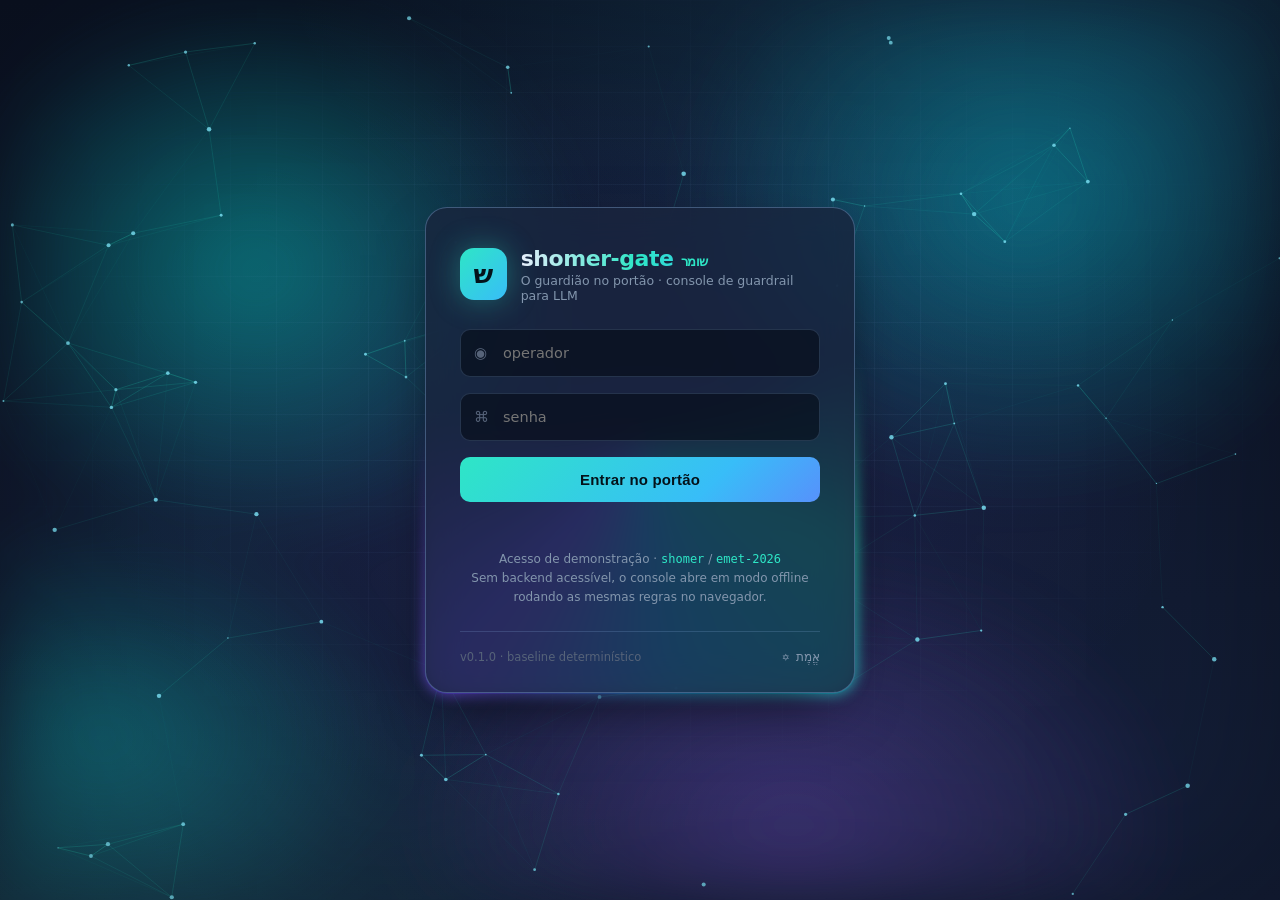
<file: web/index.html>
<!doctype html>
<html lang="pt-BR">
<head>
  <meta charset="utf-8" />
  <meta name="viewport" content="width=device-width, initial-scale=1" />
  <title>shomer-gate · entrar</title>
  <meta name="description" content="O guardião no portão. Console de guardrail determinístico para tráfego de LLM." />
  <link rel="icon" href="data:image/svg+xml,%3Csvg xmlns='http://www.w3.org/2000/svg' viewBox='0 0 100 100'%3E%3Crect width='100' height='100' rx='22' fill='%232ee6c6'/%3E%3Ctext x='50' y='70' font-size='62' text-anchor='middle' fill='%2304121a' font-family='monospace'%3E%D7%A9%3C/text%3E%3C/svg%3E" />
  <link rel="stylesheet" href="assets/css/style.css" />
</head>
<body class="login-body">
  <div class="fx" aria-hidden="true">
    <div class="aurora"></div>
    <div class="grid"></div>
    <canvas id="neural"></canvas>
    <div class="vignette"></div>
  </div>

  <main class="login-wrap">
    <section class="card-shell">
      <div class="scan" aria-hidden="true"></div>
      <section class="login-card" aria-label="Entrar">
        <header class="brand">
          <div class="sigil" aria-hidden="true"><span>ש</span></div>
          <div>
            <h1><span class="grad">shomer-gate</span> <span class="he">שומר</span></h1>
            <p>O guardião no portão · console de guardrail para LLM</p>
          </div>
        </header>

        <form id="login-form" autocomplete="off" novalidate>
          <div class="field">
            <input id="username" name="username" type="text" placeholder="operador" aria-label="Usuário" required />
            <span class="ico" aria-hidden="true">◉</span>
            <i class="under" aria-hidden="true"></i>
          </div>
          <div class="field">
            <input id="password" name="password" type="password" placeholder="senha" aria-label="Senha" required />
            <span class="ico" aria-hidden="true">⌘</span>
            <i class="under" aria-hidden="true"></i>
          </div>
          <button class="btn" id="submit" type="submit"><span>Entrar no portão</span></button>
          <div class="status" id="status" role="status" aria-live="polite"></div>
        </form>

        <p class="hint">
          Acesso de demonstração &middot; <code>shomer</code> / <code>emet-2026</code><br />
          Sem backend acessível, o console abre em modo offline rodando as mesmas
          regras no navegador.
        </p>

        <footer class="login-foot">
          <span>v0.1.0 · baseline determinístico</span>
          <span class="he" title="emet, verdade">✡︎ אֱמֶת</span>
        </footer>
      </section>
    </section>
  </main>

  <script src="assets/js/neural-bg.js"></script>
  <script src="assets/js/guardrail.js"></script>
  <script src="assets/js/auth.js"></script>
</body>
</html>
</file>
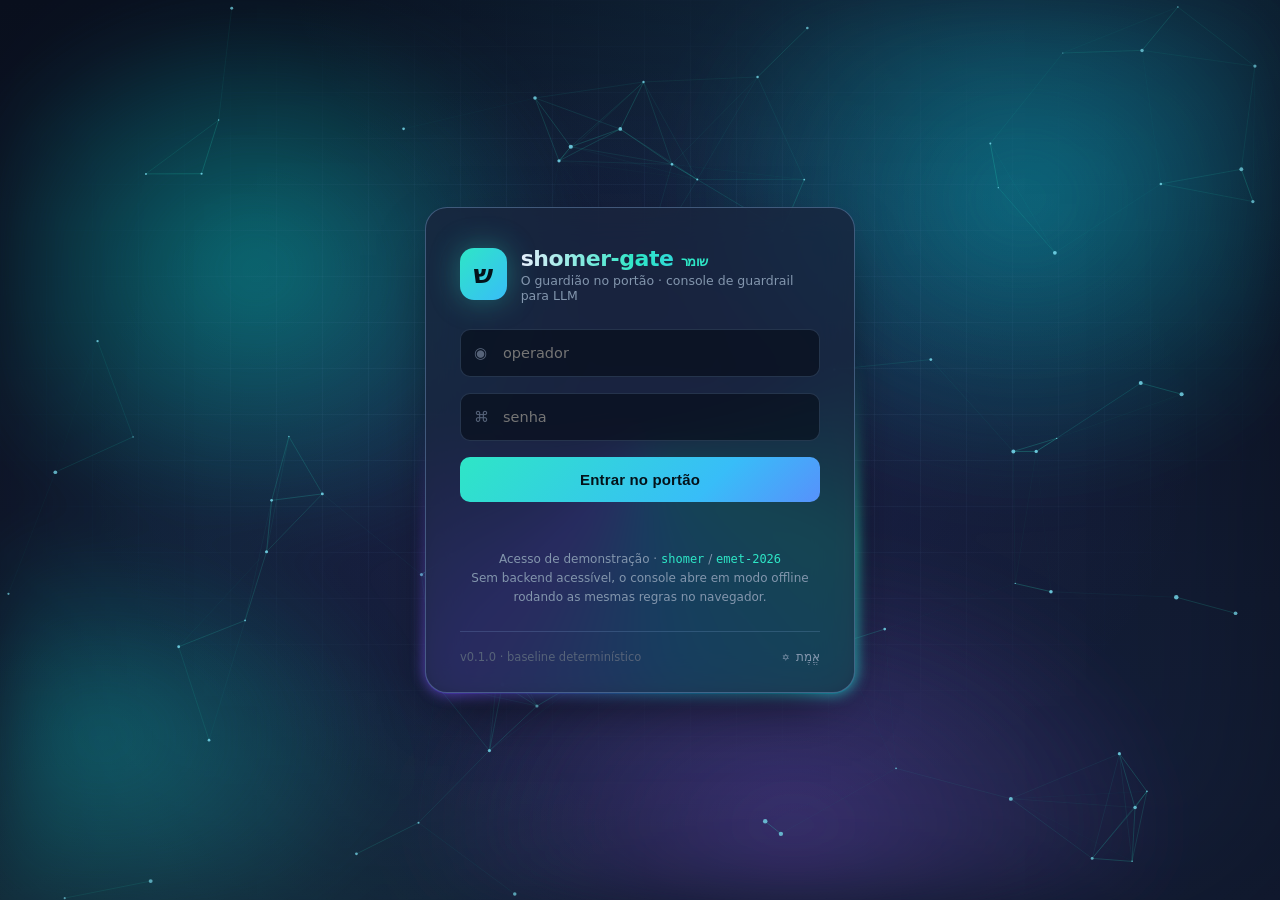
<file: web/dashboard.html>
<!doctype html>
<html lang="en">
<head>
  <meta charset="utf-8" />
  <meta name="viewport" content="width=device-width, initial-scale=1" />
  <title>shomer-gate · console</title>
  <link rel="icon" href="data:image/svg+xml,%3Csvg xmlns='http://www.w3.org/2000/svg' viewBox='0 0 100 100'%3E%3Crect width='100' height='100' rx='22' fill='%232ee6c6'/%3E%3Ctext x='50' y='70' font-size='62' text-anchor='middle' fill='%2304121a' font-family='monospace'%3E%D7%A9%3C/text%3E%3C/svg%3E" />
  <link rel="stylesheet" href="assets/css/style.css" />
</head>
<body>
  <canvas id="neural"></canvas>

  <div class="app">
    <header class="topbar">
      <div class="sigil" aria-hidden="true">ש</div>
      <h1>shomer-gate <small>guardrail console</small></h1>
      <span class="mode-tag" id="mode-tag">&hellip;</span>
      <div class="spacer"></div>
      <div class="legend" aria-hidden="true">
        <span><i class="dot allow"></i>allow</span>
        <span><i class="dot review"></i>review</span>
        <span><i class="dot block"></i>block</span>
      </div>
      <span class="chip" id="integrity" title="Ledger integrity">
        <i class="pulse"></i><span id="integrity-text">ledger &hellip;</span>
      </span>
      <button class="ghost" id="logout">Sign out</button>
    </header>

    <main class="grid">
      <section class="col">
        <div class="panel">
          <h2>Scenario editor <span class="n">prompt &rarr; verdict</span></h2>
          <div class="body">
            <textarea id="prompt" spellcheck="false" placeholder="Paste or type a prompt. The deterministic baseline judges it; nothing is sent to a model."></textarea>
            <div class="samples" id="samples"></div>
            <div class="row">
              <button class="btn sm" id="evaluate">Evaluate</button>
              <button class="ghost" id="clear">Clear</button>
            </div>
          </div>
        </div>

        <div class="panel">
          <h2>Verdict <span class="n">with evidence</span></h2>
          <div class="body">
            <div class="verdict empty" id="verdict">Evaluate a prompt to see the verdict, the score and the exact rules that fired.</div>
          </div>
        </div>
      </section>

      <section class="col">
        <div class="panel">
          <h2>Baseline measurement <span class="n">vs. planted ground truth</span></h2>
          <div class="body" id="metrics">
            <div class="empty-note">loading measurement&hellip;</div>
          </div>
        </div>

        <div class="panel">
          <h2>Decision ledger <span class="n">HMAC-chained, tamper-evident</span></h2>
          <div class="body">
            <div class="row" style="margin-bottom:14px">
              <button class="ghost" id="verify">Verify chain</button>
              <span id="verify-result" style="font-family:var(--mono);font-size:12px;color:var(--muted)"></span>
            </div>
            <div class="ledger" id="ledger">
              <div class="empty-note">no decisions recorded yet</div>
            </div>
          </div>
        </div>
      </section>
    </main>
  </div>

  <script src="assets/js/neural-bg.js"></script>
  <script src="assets/js/guardrail.js"></script>
  <script src="assets/js/app.js"></script>
</body>
</html>
</file>
<file: web/assets/css/style.css>
/* shomer-gate. Dark, glass, neural. Zero dependencies, hand-authored.
   The look is deliberate: a guardrail console reads as an instrument, not a
   marketing page. Everything is driven by CSS variables so the three verdict
   states share one source of truth with the engine. */

:root {
  --bg: #05070d;
  --bg-2: #0a0f1c;
  --panel: rgba(16, 23, 38, 0.72);
  --panel-solid: #10172a;
  --stroke: rgba(120, 160, 210, 0.14);
  --stroke-strong: rgba(120, 160, 210, 0.28);
  --text: #e6eefb;
  --muted: #8396ad;
  --faint: #566379;

  --accent: #2ee6c6;
  --accent-2: #38bdf8;
  --accent-glow: rgba(46, 230, 198, 0.35);

  --allow: #37d98a;
  --review: #ffb64a;
  --block: #ff5f6d;

  --allow-dim: rgba(55, 217, 138, 0.14);
  --review-dim: rgba(255, 182, 74, 0.14);
  --block-dim: rgba(255, 95, 109, 0.14);

  --radius: 16px;
  --radius-sm: 10px;
  --shadow: 0 24px 60px -24px rgba(0, 0, 0, 0.8);
  --mono: ui-monospace, "SF Mono", "JetBrains Mono", "Cascadia Code", Menlo, Consolas, monospace;
  --sans: "Inter", system-ui, -apple-system, "Segoe UI", Roboto, sans-serif;
}

* { box-sizing: border-box; margin: 0; padding: 0; }

html, body {
  height: 100%;
  background: var(--bg);
  color: var(--text);
  font-family: var(--sans);
  -webkit-font-smoothing: antialiased;
  text-rendering: optimizeLegibility;
}

a { color: var(--accent-2); text-decoration: none; }
a:hover { text-decoration: underline; }

#neural {
  position: fixed;
  inset: 0;
  z-index: 0;
  display: block;
  background:
    radial-gradient(1200px 700px at 78% -10%, rgba(56, 189, 248, 0.10), transparent 60%),
    radial-gradient(900px 600px at 10% 110%, rgba(46, 230, 198, 0.09), transparent 55%),
    linear-gradient(180deg, var(--bg), var(--bg-2));
}

/* ----------------------------------------------------------------- login -- */
.login-wrap {
  position: relative;
  z-index: 1;
  min-height: 100vh;
  display: grid;
  place-items: center;
  padding: 24px;
}

.login-card {
  width: min(420px, 100%);
  background: var(--panel);
  backdrop-filter: blur(18px) saturate(140%);
  -webkit-backdrop-filter: blur(18px) saturate(140%);
  border: 1px solid var(--stroke-strong);
  border-radius: 22px;
  box-shadow: var(--shadow);
  padding: 38px 34px 28px;
  animation: rise 0.6s cubic-bezier(0.16, 1, 0.3, 1);
}

@keyframes rise {
  from { opacity: 0; transform: translateY(18px) scale(0.98); }
  to { opacity: 1; transform: none; }
}

.brand {
  display: flex;
  align-items: center;
  gap: 14px;
  margin-bottom: 26px;
}

.sigil {
  width: 52px; height: 52px;
  display: grid; place-items: center;
  border-radius: 14px;
  font-size: 26px;
  color: #04121a;
  font-weight: 700;
  background: linear-gradient(135deg, var(--accent), var(--accent-2));
  box-shadow: 0 0 30px var(--accent-glow);
}

.brand h1 { font-size: 22px; letter-spacing: -0.02em; }
.brand .he { font-family: var(--mono); color: var(--accent); font-size: 13px; }
.brand p { color: var(--muted); font-size: 12.5px; margin-top: 2px; }

.field { position: relative; margin-bottom: 16px; }

.field input {
  width: 100%;
  padding: 15px 14px 15px 42px;
  background: rgba(6, 11, 22, 0.6);
  border: 1px solid var(--stroke);
  border-radius: var(--radius-sm);
  color: var(--text);
  font-size: 14.5px;
  font-family: var(--sans);
  transition: border-color 0.18s, box-shadow 0.18s;
}

.field input:focus {
  outline: none;
  border-color: var(--accent);
  box-shadow: 0 0 0 3px var(--accent-glow);
}

.field .ico {
  position: absolute;
  left: 14px; top: 50%;
  transform: translateY(-50%);
  color: var(--faint);
  font-size: 15px;
}

.field input:focus + .ico { color: var(--accent); }

.btn {
  width: 100%;
  padding: 14px;
  border: none;
  border-radius: var(--radius-sm);
  font-size: 15px;
  font-weight: 600;
  letter-spacing: 0.01em;
  color: #04121a;
  background: linear-gradient(135deg, var(--accent), var(--accent-2));
  cursor: pointer;
  transition: transform 0.12s, box-shadow 0.2s, opacity 0.2s;
}

.btn:hover { transform: translateY(-1px); box-shadow: 0 10px 30px -8px var(--accent-glow); }
.btn:active { transform: none; }
.btn:disabled { opacity: 0.6; cursor: wait; }

.hint {
  margin-top: 16px;
  font-size: 12px;
  color: var(--muted);
  text-align: center;
  line-height: 1.6;
}
.hint code { font-family: var(--mono); color: var(--accent); }

.status {
  min-height: 20px;
  margin-top: 12px;
  font-size: 13px;
  text-align: center;
}
.status.err { color: var(--block); }
.status.ok { color: var(--allow); }

.login-foot {
  margin-top: 24px;
  padding-top: 18px;
  border-top: 1px solid var(--stroke);
  display: flex;
  justify-content: space-between;
  align-items: center;
  font-size: 11.5px;
  color: var(--faint);
}
.login-foot .he { font-family: var(--mono); color: var(--muted); }

/* ------------------------------------------------------------- dashboard -- */
.app {
  position: relative;
  z-index: 1;
  min-height: 100vh;
  display: flex;
  flex-direction: column;
}

.topbar {
  display: flex;
  align-items: center;
  gap: 18px;
  padding: 14px 22px;
  background: rgba(8, 12, 22, 0.78);
  backdrop-filter: blur(14px);
  border-bottom: 1px solid var(--stroke);
  position: sticky;
  top: 0;
  z-index: 5;
}

.topbar .sigil { width: 38px; height: 38px; border-radius: 11px; font-size: 19px; }
.topbar h1 { font-size: 16px; letter-spacing: -0.01em; }
.topbar h1 small { color: var(--muted); font-weight: 400; font-size: 12px; margin-left: 6px; }

.spacer { flex: 1; }

.legend { display: flex; gap: 14px; align-items: center; font-size: 12px; color: var(--muted); }
.legend .dot { width: 9px; height: 9px; border-radius: 50%; display: inline-block; margin-right: 5px; }
.dot.allow { background: var(--allow); }
.dot.review { background: var(--review); }
.dot.block { background: var(--block); }

.chip {
  display: inline-flex; align-items: center; gap: 7px;
  font-family: var(--mono); font-size: 11.5px;
  padding: 6px 11px; border-radius: 999px;
  border: 1px solid var(--stroke-strong);
  color: var(--muted);
  background: rgba(6, 11, 22, 0.5);
}
.chip .pulse { width: 8px; height: 8px; border-radius: 50%; background: var(--allow); box-shadow: 0 0 8px var(--allow); }
.chip.broken { color: var(--block); border-color: var(--block); }
.chip.broken .pulse { background: var(--block); box-shadow: 0 0 8px var(--block); }

.ghost {
  background: transparent;
  border: 1px solid var(--stroke-strong);
  color: var(--muted);
  padding: 8px 14px;
  border-radius: var(--radius-sm);
  font-size: 13px;
  cursor: pointer;
  transition: border-color 0.18s, color 0.18s;
}
.ghost:hover { border-color: var(--accent); color: var(--accent); }

.grid {
  flex: 1;
  display: grid;
  grid-template-columns: 1.05fr 1fr;
  gap: 18px;
  padding: 20px 22px 40px;
  max-width: 1320px;
  width: 100%;
  margin: 0 auto;
}

.col { display: flex; flex-direction: column; gap: 18px; min-width: 0; }

.panel {
  background: var(--panel);
  backdrop-filter: blur(14px);
  border: 1px solid var(--stroke);
  border-radius: var(--radius);
  box-shadow: var(--shadow);
  overflow: hidden;
}

.panel h2 {
  font-size: 13px;
  text-transform: uppercase;
  letter-spacing: 0.08em;
  color: var(--muted);
  padding: 16px 18px;
  border-bottom: 1px solid var(--stroke);
  display: flex;
  align-items: center;
  gap: 8px;
}
.panel h2 .n { margin-left: auto; font-family: var(--mono); font-size: 11px; color: var(--faint); letter-spacing: 0; }
.panel .body { padding: 18px; }

textarea#prompt {
  width: 100%;
  min-height: 130px;
  resize: vertical;
  padding: 14px;
  background: rgba(6, 11, 22, 0.6);
  border: 1px solid var(--stroke);
  border-radius: var(--radius-sm);
  color: var(--text);
  font-family: var(--mono);
  font-size: 13.5px;
  line-height: 1.55;
}
textarea#prompt:focus { outline: none; border-color: var(--accent); box-shadow: 0 0 0 3px var(--accent-glow); }

.samples { display: flex; flex-wrap: wrap; gap: 8px; margin: 14px 0; }
.sample {
  font-family: var(--mono);
  font-size: 11.5px;
  padding: 6px 10px;
  border-radius: 8px;
  border: 1px solid var(--stroke);
  background: rgba(6, 11, 22, 0.4);
  color: var(--muted);
  cursor: pointer;
  transition: all 0.15s;
}
.sample:hover { border-color: var(--accent-2); color: var(--accent-2); }

.row { display: flex; gap: 10px; align-items: center; }
.btn.sm { width: auto; padding: 11px 20px; }

/* verdict card */
.verdict {
  border-radius: var(--radius-sm);
  border: 1px solid var(--stroke);
  padding: 20px;
  transition: all 0.3s;
}
.verdict.allow { background: var(--allow-dim); border-color: var(--allow); }
.verdict.review { background: var(--review-dim); border-color: var(--review); }
.verdict.block { background: var(--block-dim); border-color: var(--block); }
.verdict.empty { color: var(--faint); text-align: center; font-family: var(--mono); font-size: 13px; }

.verdict .head { display: flex; align-items: baseline; gap: 12px; }
.verdict .label { font-size: 26px; font-weight: 700; letter-spacing: -0.02em; text-transform: uppercase; }
.verdict.allow .label { color: var(--allow); }
.verdict.review .label { color: var(--review); }
.verdict.block .label { color: var(--block); }
.verdict .score { font-family: var(--mono); font-size: 13px; color: var(--muted); margin-left: auto; }

.gauge {
  height: 8px; border-radius: 999px; margin: 16px 0 6px;
  background: rgba(6, 11, 22, 0.7);
  overflow: hidden; position: relative;
}
.gauge > i { position: absolute; inset: 0 auto 0 0; border-radius: 999px; transition: width 0.5s cubic-bezier(0.16,1,0.3,1); }
.verdict.allow .gauge > i { background: var(--allow); }
.verdict.review .gauge > i { background: var(--review); }
.verdict.block .gauge > i { background: var(--block); }
.gauge-legend { display: flex; justify-content: space-between; font-family: var(--mono); font-size: 10.5px; color: var(--faint); }

.rationale { margin-top: 14px; font-size: 13px; line-height: 1.6; color: var(--text); }

.evidence { margin-top: 16px; display: flex; flex-direction: column; gap: 8px; }
.hit {
  display: grid;
  grid-template-columns: auto 1fr auto;
  gap: 10px; align-items: center;
  padding: 10px 12px;
  border-radius: 9px;
  background: rgba(6, 11, 22, 0.5);
  border: 1px solid var(--stroke);
}
.hit .rid { font-family: var(--mono); font-size: 11px; font-weight: 700; color: var(--accent); }
.hit .cat { font-size: 12px; color: var(--muted); }
.hit .cat small { display: block; font-family: var(--mono); color: var(--text); margin-top: 2px; font-size: 11.5px; }
.hit .w { font-family: var(--mono); font-size: 12px; color: var(--block); }

/* metrics */
.kpis { display: grid; grid-template-columns: repeat(4, 1fr); gap: 10px; }
.kpi {
  text-align: center;
  padding: 14px 8px;
  border-radius: var(--radius-sm);
  background: rgba(6, 11, 22, 0.5);
  border: 1px solid var(--stroke);
}
.kpi .v { font-size: 22px; font-weight: 700; font-family: var(--mono); color: var(--accent); }
.kpi .k { font-size: 10.5px; text-transform: uppercase; letter-spacing: 0.06em; color: var(--muted); margin-top: 4px; }

.confusion { display: grid; grid-template-columns: repeat(4, 1fr); gap: 8px; margin-top: 14px; }
.cell { text-align: center; padding: 10px; border-radius: 8px; background: rgba(6,11,22,0.5); border: 1px solid var(--stroke); }
.cell b { display: block; font-family: var(--mono); font-size: 18px; }
.cell span { font-size: 10px; color: var(--muted); text-transform: uppercase; letter-spacing: 0.05em; }
.cell.tp b { color: var(--allow); } .cell.tn b { color: var(--accent-2); }
.cell.fp b { color: var(--block); } .cell.fn b { color: var(--review); }

.tech { margin-top: 16px; display: flex; flex-direction: column; gap: 9px; }
.tech-row { display: grid; grid-template-columns: 150px 1fr 42px; gap: 10px; align-items: center; font-size: 12px; }
.tech-row .name { color: var(--muted); font-family: var(--mono); font-size: 11px; }
.bar { height: 7px; border-radius: 999px; background: rgba(6,11,22,0.7); overflow: hidden; }
.bar > i { display: block; height: 100%; background: linear-gradient(90deg, var(--accent), var(--accent-2)); border-radius: 999px; }
.tech-row .pct { font-family: var(--mono); font-size: 11px; color: var(--text); text-align: right; }

/* ledger */
.ledger { display: flex; flex-direction: column; gap: 8px; max-height: 340px; overflow-y: auto; }
.lrec {
  display: grid;
  grid-template-columns: auto auto 1fr auto;
  gap: 10px; align-items: center;
  padding: 10px 12px; border-radius: 9px;
  background: rgba(6, 11, 22, 0.5);
  border: 1px solid var(--stroke);
  border-left-width: 3px;
  font-size: 12px;
}
.lrec.allow { border-left-color: var(--allow); }
.lrec.review { border-left-color: var(--review); }
.lrec.block { border-left-color: var(--block); }
.lrec .seq { font-family: var(--mono); color: var(--faint); font-size: 11px; }
.lrec .vd { font-family: var(--mono); font-weight: 700; font-size: 11px; text-transform: uppercase; }
.lrec.allow .vd { color: var(--allow); } .lrec.review .vd { color: var(--review); } .lrec.block .vd { color: var(--block); }
.lrec .seal { font-family: var(--mono); color: var(--faint); font-size: 10.5px; overflow: hidden; text-overflow: ellipsis; white-space: nowrap; }
.lrec .ts { font-family: var(--mono); color: var(--muted); font-size: 10.5px; }

.empty-note { color: var(--faint); font-family: var(--mono); font-size: 12.5px; text-align: center; padding: 18px; }

.mode-tag {
  font-family: var(--mono); font-size: 10.5px;
  padding: 3px 8px; border-radius: 6px;
  border: 1px solid var(--stroke-strong); color: var(--muted);
}
.mode-tag.live { color: var(--allow); border-color: var(--allow); }
.mode-tag.demo { color: var(--review); border-color: var(--review); }

@media (max-width: 920px) {
  .grid { grid-template-columns: 1fr; }
  .legend { display: none; }
}

/* thin scrollbar */
.ledger::-webkit-scrollbar { width: 8px; }
.ledger::-webkit-scrollbar-thumb { background: var(--stroke-strong); border-radius: 8px; }

/* ============================================================= login FX ==
   Flashy, animated login. Zero dependencies: every effect is CSS or the
   vanilla canvas. These rules come last so they extend the base login above.
   A single media query disables all of it for prefers-reduced-motion. */

:root { --violet: #7c5cff; }

.login-body { overflow: hidden; }

/* layered animated backdrop */
.fx { position: fixed; inset: 0; z-index: 0; overflow: hidden; }
.fx > * { position: absolute; inset: 0; }

body.login-body {
  background:
    radial-gradient(1200px 700px at 78% -10%, rgba(56, 189, 248, 0.10), transparent 60%),
    radial-gradient(900px 600px at 10% 110%, rgba(46, 230, 198, 0.09), transparent 55%),
    linear-gradient(180deg, var(--bg), var(--bg-2));
}

#neural { background: transparent; }

.aurora {
  background:
    radial-gradient(42% 52% at 20% 30%, rgba(46, 230, 198, 0.22), transparent 60%),
    radial-gradient(46% 56% at 80% 22%, rgba(56, 189, 248, 0.20), transparent 60%),
    radial-gradient(52% 52% at 62% 92%, rgba(124, 92, 255, 0.18), transparent 60%),
    radial-gradient(40% 42% at 8% 82%, rgba(46, 230, 198, 0.14), transparent 60%);
  filter: blur(34px) saturate(135%);
  animation: auroraShift 20s ease-in-out infinite alternate;
}
@keyframes auroraShift {
  0% { transform: translate3d(-4%, -2%, 0) scale(1.05) rotate(0deg); }
  50% { transform: translate3d(3%, 2%, 0) scale(1.12) rotate(2deg); }
  100% { transform: translate3d(2%, -3%, 0) scale(1.08) rotate(-2deg); }
}

.grid {
  background-image:
    linear-gradient(rgba(120, 160, 210, 0.08) 1px, transparent 1px),
    linear-gradient(90deg, rgba(120, 160, 210, 0.08) 1px, transparent 1px);
  background-size: 46px 46px;
  -webkit-mask-image: radial-gradient(ellipse 72% 62% at 50% 42%, #000 28%, transparent 76%);
  mask-image: radial-gradient(ellipse 72% 62% at 50% 42%, #000 28%, transparent 76%);
  animation: gridPan 24s linear infinite;
  opacity: 0.6;
}
@keyframes gridPan { from { background-position: 0 0; } to { background-position: 46px 46px; } }

.vignette {
  pointer-events: none;
  box-shadow: inset 0 0 220px 60px rgba(0, 0, 0, 0.6);
}

/* glowing rotating border around the card */
.card-shell {
  position: relative;
  width: min(430px, 100%);
  border-radius: 24px;
  isolation: isolate;
}
.card-shell::before {
  content: "";
  position: absolute;
  inset: -1.5px;
  border-radius: 26px;
  z-index: 0;
  background: conic-gradient(from 0deg,
    transparent 0 18%, var(--accent) 32%, var(--accent-2) 48%,
    var(--violet) 60%, transparent 78% 100%);
  filter: blur(7px);
  opacity: 0.85;
  animation: borderSpin 7s linear infinite;
}
@keyframes borderSpin { to { transform: rotate(1turn); } }

.login-card {
  position: relative;
  z-index: 1;
  width: 100%;
  animation: cardIn 0.75s cubic-bezier(0.16, 1, 0.3, 1) both;
}
@keyframes cardIn {
  from { opacity: 0; transform: translateY(24px) scale(0.96); filter: blur(7px); }
  to { opacity: 1; transform: none; filter: none; }
}

/* scanline sweeping over the card */
.scan { position: absolute; inset: 0; border-radius: 24px; overflow: hidden; pointer-events: none; z-index: 3; }
.scan::before {
  content: "";
  position: absolute; left: 0; right: 0; height: 36%; top: -40%;
  background: linear-gradient(180deg, transparent, rgba(46, 230, 198, 0.12), transparent);
  animation: scanSweep 5s ease-in-out infinite;
}
@keyframes scanSweep { 0% { top: -40%; } 62% { top: 112%; } 100% { top: 112%; } }

/* staggered entrance for the inner elements */
.brand { animation: fieldIn 0.6s both 0.10s; }
.login-card form .field:nth-of-type(1) { animation: fieldIn 0.6s both 0.20s; }
.login-card form .field:nth-of-type(2) { animation: fieldIn 0.6s both 0.30s; }
.hint { animation: fieldIn 0.6s both 0.52s; }
@keyframes fieldIn { from { opacity: 0; transform: translateY(12px); } to { opacity: 1; transform: none; } }

/* pulsing sigil with a soft float */
.sigil { animation: sigilPulse 3.4s ease-in-out infinite; }
.sigil span { display: block; animation: sigilSpin 12s ease-in-out infinite; }
@keyframes sigilPulse {
  0%, 100% { box-shadow: 0 0 24px var(--accent-glow); transform: translateY(0); }
  50% { box-shadow: 0 0 46px var(--accent-glow), 0 0 14px rgba(124, 92, 255, 0.5); transform: translateY(-3px); }
}
@keyframes sigilSpin { 0%, 72%, 100% { transform: rotateY(0deg); } 86% { transform: rotateY(360deg); } }

/* animated gradient wordmark */
.brand h1 .grad {
  background: linear-gradient(90deg, #e6eefb, var(--accent), var(--accent-2), var(--violet), #e6eefb);
  background-size: 300% 100%;
  -webkit-background-clip: text; background-clip: text;
  color: transparent;
  animation: titleGrad 6s linear infinite;
}
@keyframes titleGrad { to { background-position: 300% 0; } }

/* field focus glow + animated underline */
.field input:focus {
  box-shadow: 0 0 0 3px var(--accent-glow), 0 0 26px -6px var(--accent-glow);
}
.field .under {
  position: absolute; left: 10%; right: 10%; bottom: 0; height: 2px; border-radius: 2px;
  background: linear-gradient(90deg, transparent, var(--accent), var(--accent-2), transparent);
  transform: scaleX(0); transform-origin: center; opacity: 0;
  transition: transform 0.3s ease, opacity 0.3s ease;
}
.field input:focus ~ .under { transform: scaleX(1); opacity: 1; }

/* flowing gradient button with a shimmer sweep */
.btn {
  position: relative;
  overflow: hidden;
  background-image: linear-gradient(135deg, var(--accent), var(--accent-2), var(--violet), var(--accent));
  background-size: 220% 100%;
  animation: btnFlow 6s ease infinite, fieldIn 0.6s both 0.42s;
}
@keyframes btnFlow { 0%, 100% { background-position: 0 0; } 50% { background-position: 100% 0; } }
.btn > span { position: relative; z-index: 2; }
.btn::after {
  content: ""; position: absolute; top: 0; left: -60%; width: 42%; height: 100%; z-index: 1;
  background: linear-gradient(100deg, transparent, rgba(255, 255, 255, 0.5), transparent);
  transform: skewX(-18deg);
  animation: shimmer 3.6s ease-in-out infinite;
}
@keyframes shimmer { 0% { left: -60%; } 55% { left: 135%; } 100% { left: 135%; } }
.btn:hover { box-shadow: 0 14px 40px -10px var(--accent-glow), 0 0 0 1px rgba(255, 255, 255, 0.08) inset; }

/* respect reduced motion: kill every animation above */
@media (prefers-reduced-motion: reduce) {
  .aurora, .grid, .card-shell::before, .login-card, .scan::before, .brand,
  .login-card form .field, .hint, .sigil, .sigil span, .brand h1 .grad,
  .btn, .btn::after { animation: none !important; }
  .brand h1 .grad { color: var(--accent); }
}

/* ===================================================== brightness tuning ==
   Feedback: "ficou muito escuro". Lift the whole palette so it reads rich and
   deep, not black. These come last, so they win the cascade. */

:root {
  --bg: #0c1426;
  --bg-2: #15203b;
  --panel: rgba(24, 34, 56, 0.80);
  --stroke: rgba(140, 180, 230, 0.20);
  --stroke-strong: rgba(140, 180, 230, 0.36);
}

body.login-body {
  background:
    radial-gradient(1200px 760px at 78% -8%, rgba(56, 189, 248, 0.20), transparent 60%),
    radial-gradient(1000px 680px at 8% 112%, rgba(46, 230, 198, 0.18), transparent 58%),
    radial-gradient(900px 620px at 50% 50%, rgba(124, 92, 255, 0.12), transparent 62%),
    linear-gradient(180deg, var(--bg), var(--bg-2));
}

.aurora {
  background:
    radial-gradient(42% 52% at 20% 30%, rgba(46, 230, 198, 0.36), transparent 60%),
    radial-gradient(46% 56% at 80% 22%, rgba(56, 189, 248, 0.34), transparent 60%),
    radial-gradient(52% 52% at 62% 92%, rgba(124, 92, 255, 0.30), transparent 60%),
    radial-gradient(40% 42% at 8% 82%, rgba(46, 230, 198, 0.24), transparent 60%);
  filter: blur(30px) saturate(150%) brightness(1.18);
  opacity: 1;
}

.grid { opacity: 0.85; }

/* the vignette was doing most of the darkening: soften it a lot */
.vignette { box-shadow: inset 0 0 170px 16px rgba(0, 0, 0, 0.30); }

/* lighter, more legible glass card */
.login-card {
  background: rgba(26, 37, 60, 0.82);
  border-color: rgba(140, 180, 230, 0.36);
}

/* a touch more presence on the login canvas nodes is handled in JS; here we
   just make sure the base page is not pure black behind everything */
html, body { background: var(--bg); }
</file>
